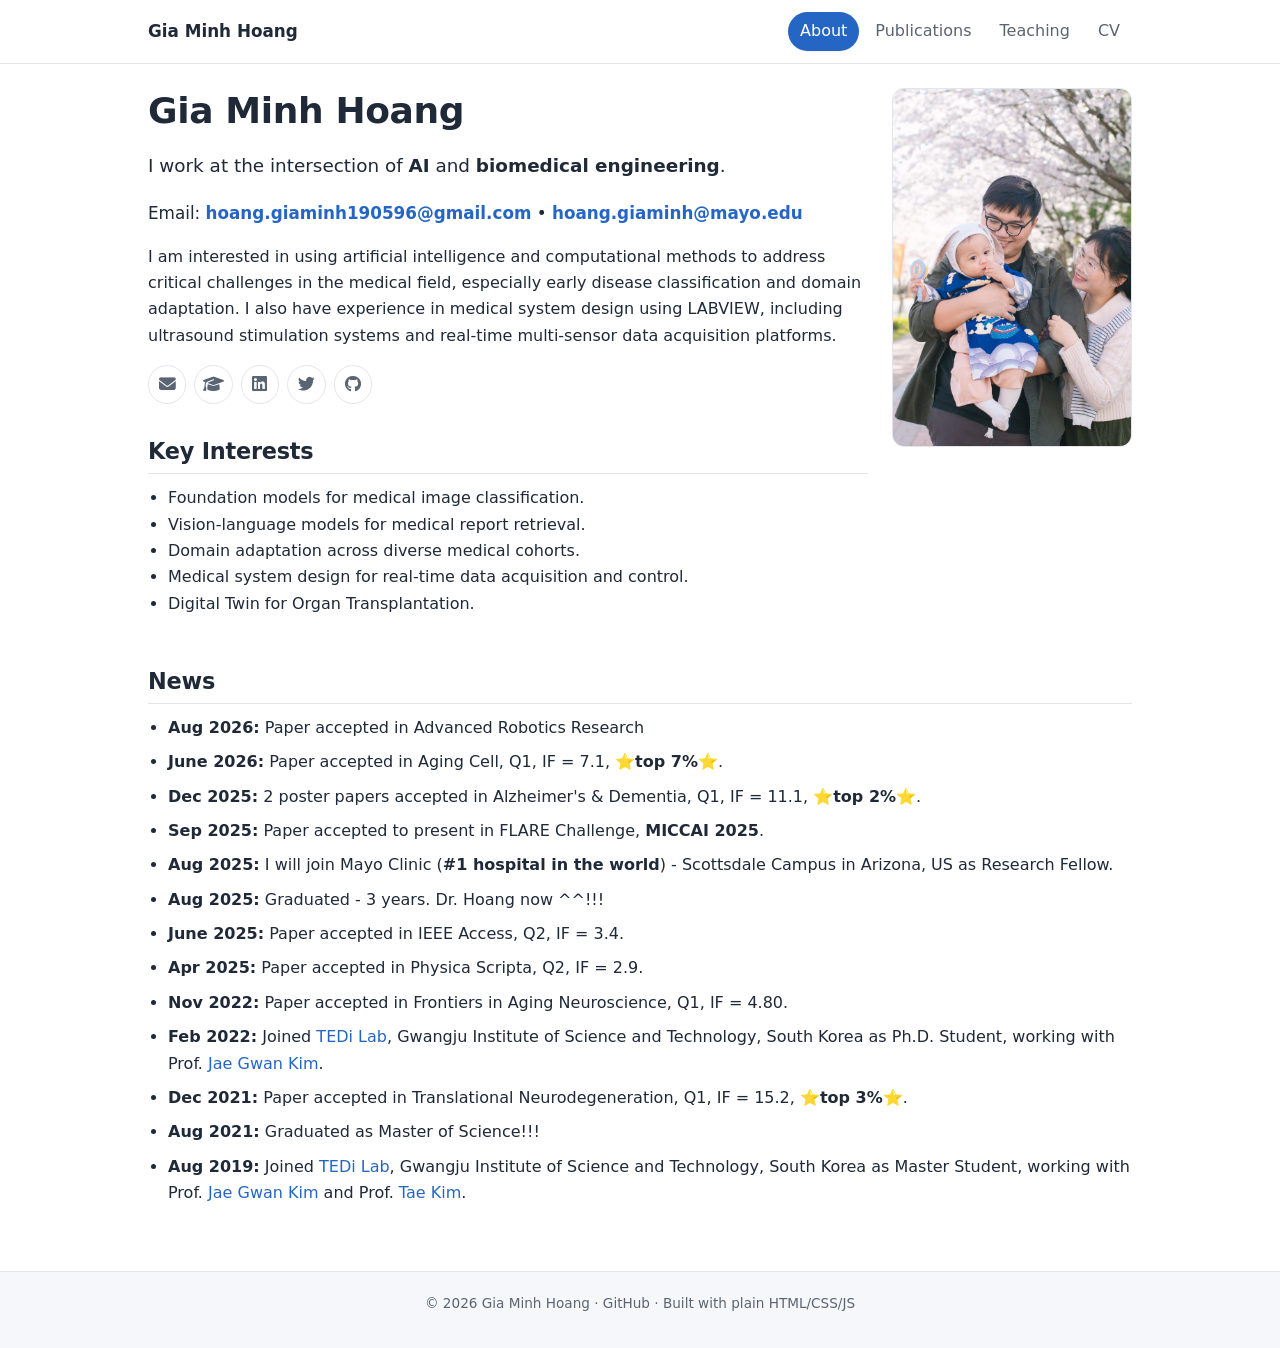
<file: index.html>
<!DOCTYPE html>
<html lang="en">
<head>
  <meta charset="UTF-8">
  <meta name="viewport" content="width=device-width, initial-scale=1.0">
  <title>About · Gia Minh Hoang</title>
  <meta name="description" content="Gia Minh Hoang — AI and biomedical engineering researcher.">
  <link rel="stylesheet" href="assets/css/style.css">
  <link rel="stylesheet" href="https://cdnjs.cloudflare.com/ajax/libs/font-awesome/6.5.2/css/all.min.css" integrity="sha512-SnH5WK+bZxgPHs44uWIX+LLJAJ9/2PkPKZ5QiAj6Ta86w+fsb2TkcmfRyVX3pBnMFcV7oQPJkl9QevSCWr3W6A==" crossorigin="anonymous" referrerpolicy="no-referrer">
</head>
<body>
  <header class="site-header">
    <div class="nav-inner">
      <a class="site-title" href="index.html">Gia Minh Hoang</a>
      <nav class="site-nav" aria-label="Primary navigation"></nav>
    </div>
  </header>

  <main>
    <section class="hero">
      <div class="hero-content">
        <h1>Gia Minh Hoang</h1>
        <p class="lead">I work at the intersection of <b>AI</b> and <b>biomedical engineering</b>.</p>
        <p class="contact-line">
          Email:
          <a href="mailto:hoang.giaminh190596@gmail.com"><b>hoang.giaminh190596@gmail.com</b></a>
          &bull;
          <a href="mailto:hoang.giaminh@mayo.edu"><b>hoang.giaminh@mayo.edu</b></a>
        </p>
        <p>
          I am interested in using artificial intelligence and computational methods to address critical
          challenges in the medical field, especially early disease classification and domain adaptation.
          I also have experience in medical system design using LABVIEW, including ultrasound stimulation
          systems and real-time multi-sensor data acquisition platforms.
        </p>

        <div class="icons">
          <a href="mailto:hoang.giaminh@mayo.edu" title="Email" aria-label="Email"><i class="fas fa-envelope"></i></a>
          <a href="https://scholar.google.com/citations?user=Lo1YsfcAAAAJ" title="Google Scholar" aria-label="Google Scholar"><i class="fas fa-graduation-cap"></i></a>
          <a href="https://www.linkedin.com/in/minh-hoang-gia/" title="LinkedIn" aria-label="LinkedIn"><i class="fab fa-linkedin"></i></a>
          <a href="https://x.com/giaminh9698" title="Twitter" aria-label="Twitter"><i class="fab fa-twitter"></i></a>
          <a href="https://github.com/giaminhgist" title="GitHub" aria-label="GitHub"><i class="fab fa-github"></i></a>
        </div>

        <h2>Key Interests</h2>
        <!-- EDIT: update or reorder your key interests here. -->
        <ul>
          <li>Foundation models for medical image classification.</li>
          <li>Vision-language models for medical report retrieval.</li>
          <li>Domain adaptation across diverse medical cohorts.</li>
          <li>Medical system design for real-time data acquisition and control.</li>
          <li>Digital Twin for Organ Transplantation.</li>
        </ul>
      </div>

      <div class="hero-photo">
        <!-- EDIT: replace this placeholder with your real profile photo. -->
        <img src="assets/images/profile-placeholder.jpg" alt="Gia Minh Hoang">
      </div>
    </section>

    <section>
      <h2>News</h2>
      <!-- EDIT: add the newest item at the top of this list. -->
      <ul class="news-list">
        <li><b>Aug 2026:</b> Paper accepted in Advanced Robotics Research</li>
        <li><b>June 2026:</b> Paper accepted in Aging Cell, Q1, IF = 7.1, ⭐<b>top 7%</b>⭐.</li>
        <li><b>Dec 2025:</b> 2 poster papers accepted in Alzheimer's &amp; Dementia, Q1, IF = 11.1, ⭐<b>top 2%</b>⭐.</li>
        <li><b>Sep 2025:</b> Paper accepted to present in FLARE Challenge, <b>MICCAI 2025</b>.</li>
        <li><b>Aug 2025:</b> I will join Mayo Clinic (<b>#1 hospital in the world</b>) - Scottsdale Campus in Arizona, US as Research Fellow.</li>
        <li><b>Aug 2025:</b> Graduated - 3 years. Dr. Hoang now ^^!!!</li>
        <li><b>June 2025:</b> Paper accepted in IEEE Access, Q2, IF = 3.4.</li>
        <li><b>Apr 2025:</b> Paper accepted in Physica Scripta, Q2, IF = 2.9.</li>
        <li><b>Nov 2022:</b> Paper accepted in Frontiers in Aging Neuroscience, Q1, IF = 4.80.</li>
        <li><b>Feb 2022:</b> Joined <a href="https://bmse.gist.ac.kr/biophotonics/" target="_blank" rel="noopener">TEDi Lab</a>, Gwangju Institute of Science and Technology, South Korea as Ph.D. Student, working with Prof. <a href="http://bmse.gist.ac.kr/prog/gsPerson/bmseeng/P/P0000339/sub03_01_01_01/view.do" target="_blank" rel="noopener">Jae Gwan Kim</a>.</li>
        <li><b>Dec 2021:</b> Paper accepted in Translational Neurodegeneration, Q1, IF = 15.2, ⭐<b>top 3%</b>⭐.</li>
        <li><b>Aug 2021:</b> Graduated as Master of Science!!!</li>
        <li><b>Aug 2019:</b> Joined <a href="https://bmse.gist.ac.kr/biophotonics/" target="_blank" rel="noopener">TEDi Lab</a>, Gwangju Institute of Science and Technology, South Korea as Master Student, working with Prof. <a href="http://bmse.gist.ac.kr/prog/gsPerson/bmseeng/P/P0000339/sub03_01_01_01/view.do" target="_blank" rel="noopener">Jae Gwan Kim</a> and Prof. <a href="http://bmse.gist.ac.kr/prog/gsPerson/bmseeng/P/P0000340/sub03_01_01_01/view.do" target="_blank" rel="noopener">Tae Kim</a>.</li>
      </ul>
    </section>
  </main>

  <footer class="site-footer"></footer>
  <script src="assets/js/main.js"></script>
</body>
</html>
</file>
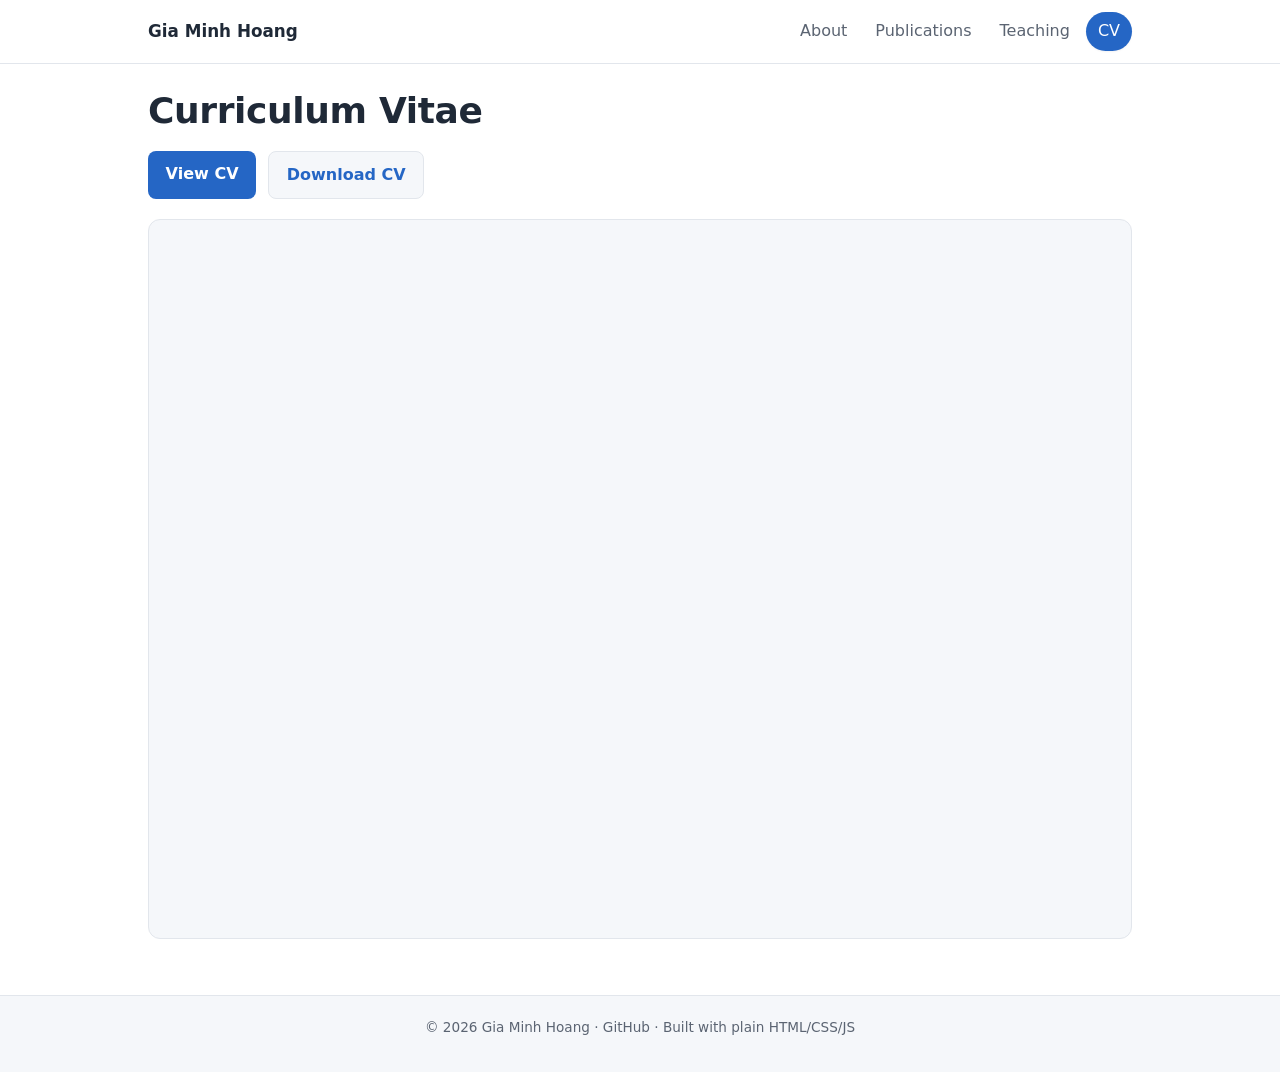
<file: cv.html>
<!DOCTYPE html>
<html lang="en">
<head>
  <meta charset="UTF-8">
  <meta name="viewport" content="width=device-width, initial-scale=1.0">
  <title>CV · Gia Minh Hoang</title>
  <meta name="description" content="Curriculum Vitae of Gia Minh Hoang.">
  <link rel="stylesheet" href="assets/css/style.css">
</head>
<body>
  <header class="site-header">
    <div class="nav-inner">
      <a class="site-title" href="index.html">Gia Minh Hoang</a>
      <nav class="site-nav" aria-label="Primary navigation"></nav>
    </div>
  </header>

  <main>
    <h1>Curriculum Vitae</h1>
    <div class="cv-actions">
      <a class="btn" href="assets/files/CV.pdf" target="_blank" rel="noopener">View CV</a>
      <a class="btn secondary" href="assets/files/CV.pdf" download>Download CV</a>
    </div>

    <!-- EDIT: replace assets/files/CV.pdf with your latest CV. -->
    <iframe class="cv-frame" src="assets/files/CV.pdf" title="Curriculum Vitae of Gia Minh Hoang"></iframe>
  </main>

  <footer class="site-footer"></footer>
  <script src="assets/js/main.js"></script>
</body>
</html>
</file>
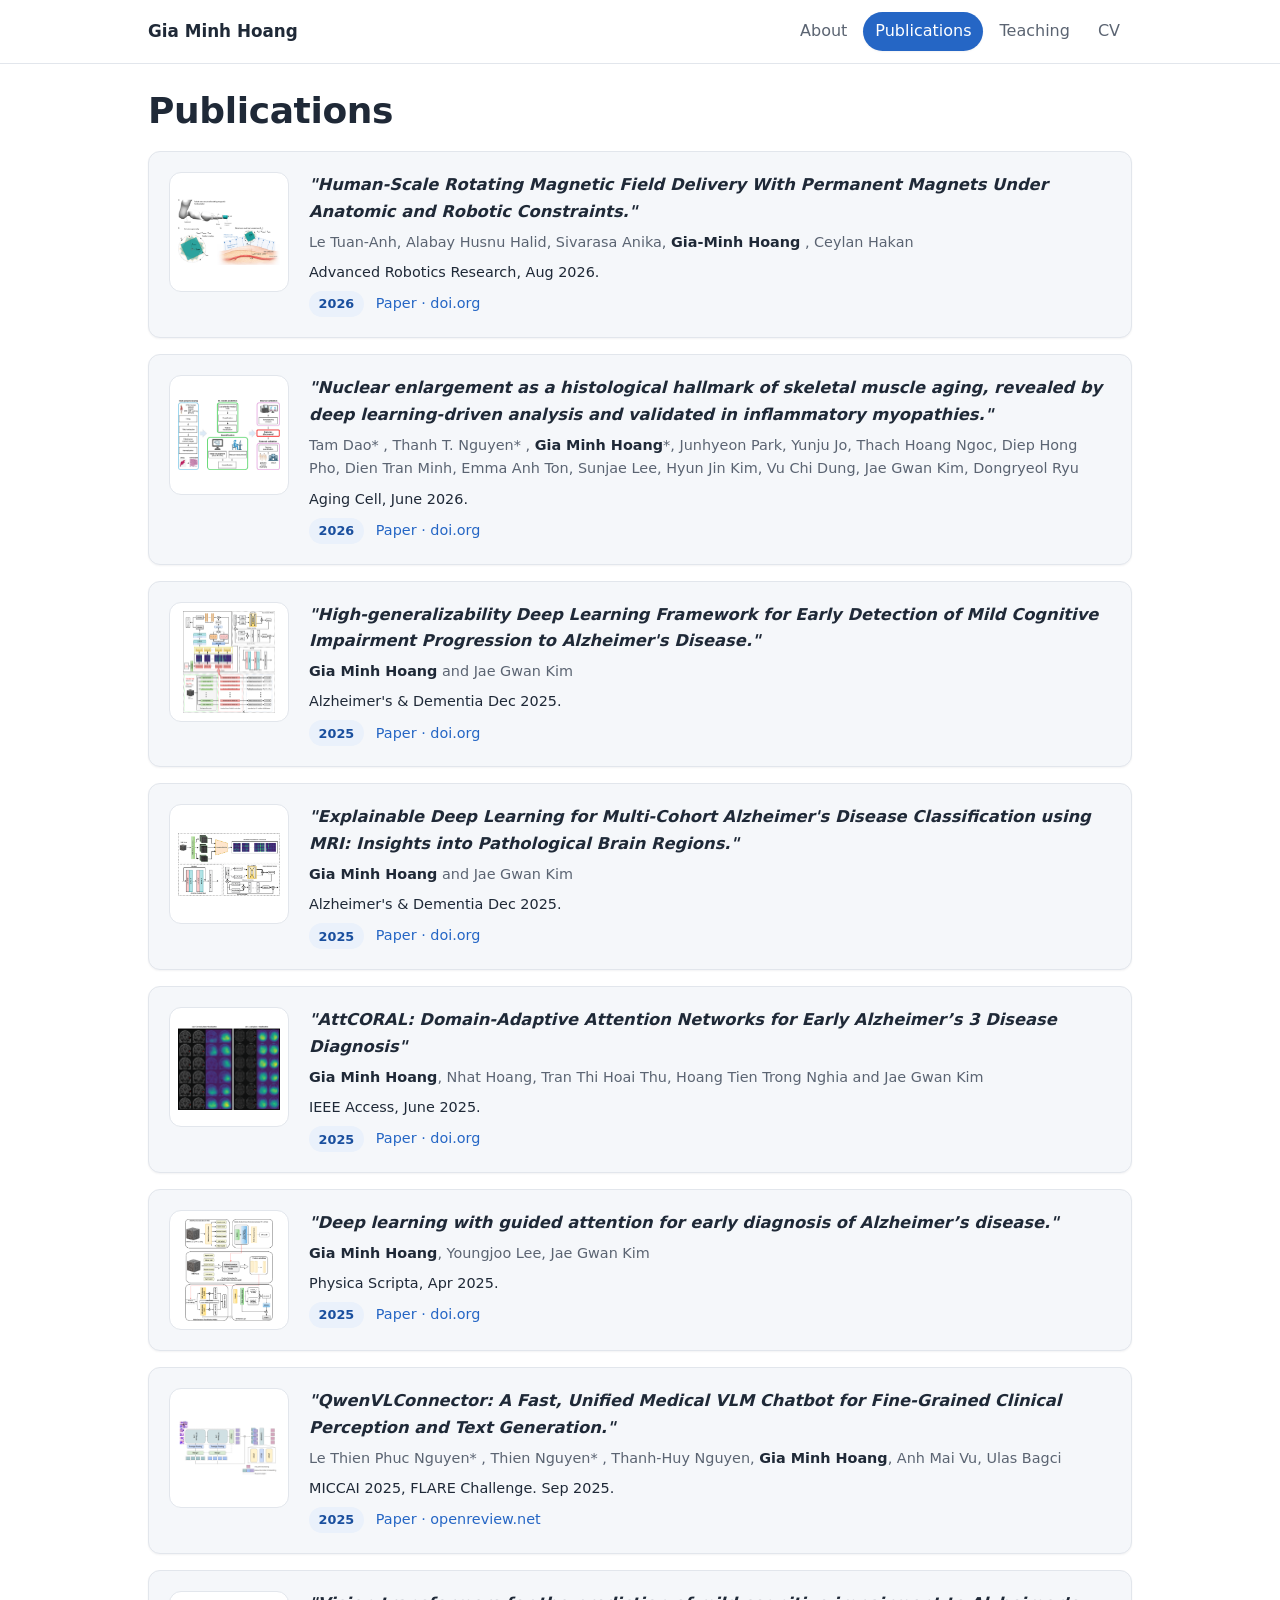
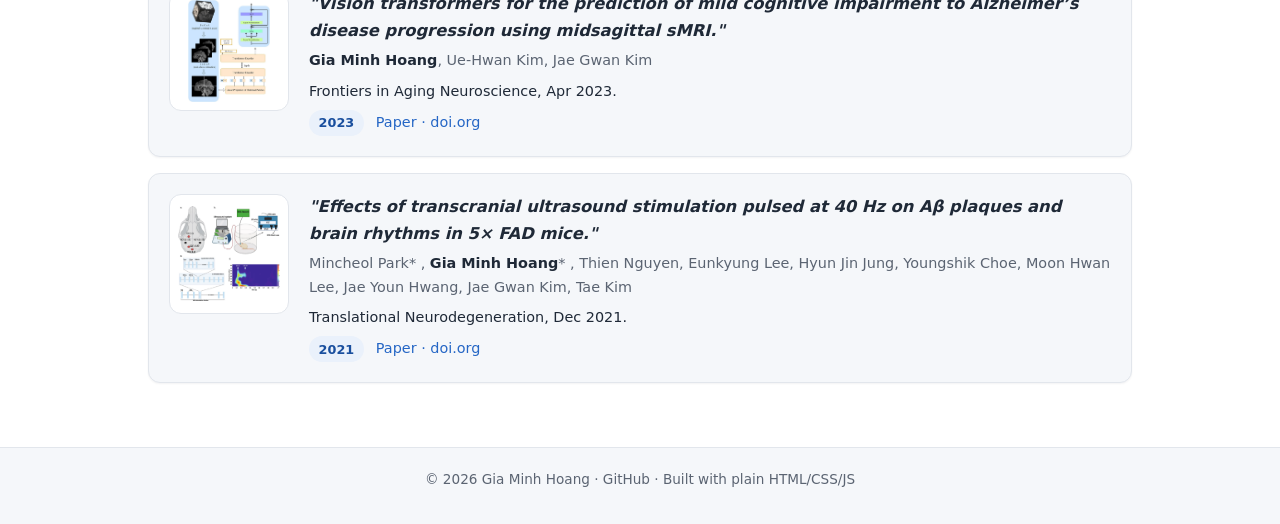
<file: publications.html>
<!DOCTYPE html>
<html lang="en">
<head>
  <meta charset="UTF-8">
  <meta name="viewport" content="width=device-width, initial-scale=1.0">
  <title>Publications · Gia Minh Hoang</title>
  <meta name="description" content="Publications by Gia Minh Hoang.">
  <link rel="stylesheet" href="assets/css/style.css">
</head>
<body>
  <header class="site-header">
    <div class="nav-inner">
      <a class="site-title" href="index.html">Gia Minh Hoang</a>
      <nav class="site-nav" aria-label="Primary navigation"></nav>
    </div>
  </header>

  <main>
    <h1>Publications</h1>

    <!-- main.js fills this container with publication cards. -->
    <div id="publications-list">
      <p id="publications-loading">Loading publications&hellip;</p>
    </div>
  </main>

  <footer class="site-footer"></footer>
  <script src="assets/js/main.js"></script>
</body>
</html>
</file>
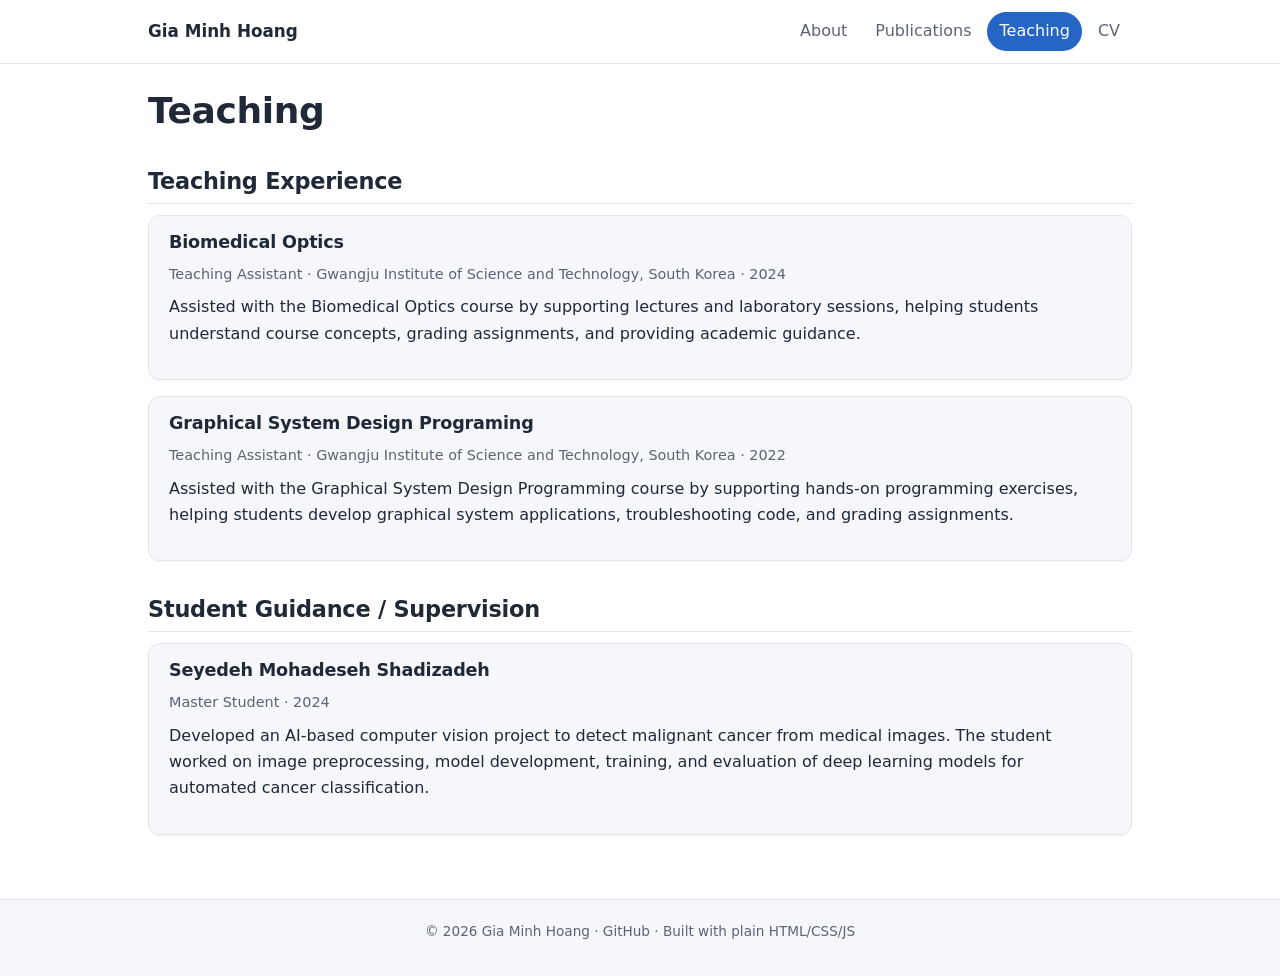
<file: teaching.html>
<!DOCTYPE html>
<html lang="en">
<head>
  <meta charset="UTF-8">
  <meta name="viewport" content="width=device-width, initial-scale=1.0">
  <title>Teaching · Gia Minh Hoang</title>
  <meta name="description" content="Teaching experience and supervision by Gia Minh Hoang.">
  <link rel="stylesheet" href="assets/css/style.css">
</head>
<body>
  <header class="site-header">
    <div class="nav-inner">
      <a class="site-title" href="index.html">Gia Minh Hoang</a>
      <nav class="site-nav" aria-label="Primary navigation"></nav>
    </div>
  </header>

  <main>
    <h1>Teaching</h1>

    <section>
      <h2>Teaching Experience</h2>
      <div class="card">
        <h3>Biomedical Optics</h3>
        <p class="meta">Teaching Assistant &middot; Gwangju Institute of Science and Technology, South Korea &middot; 2024</p>
        <p class="description">Assisted with the Biomedical Optics course by supporting lectures and laboratory sessions, helping students understand course concepts, grading assignments, and providing academic guidance.</p>
      </div>
      <div class="card">
        <h3>Graphical System Design Programing</h3>
        <p class="meta">Teaching Assistant &middot; Gwangju Institute of Science and Technology, South Korea &middot; 2022</p>
        <p class="description">Assisted with the Graphical System Design Programming course by supporting hands-on programming exercises, helping students develop graphical system applications, troubleshooting code, and grading assignments.</p>
      </div>
    </section>

    <section>
      <h2>Student Guidance / Supervision</h2>

      <div class="card">
        <h3>Seyedeh Mohadeseh Shadizadeh</h3>
        <p class="meta">Master Student &middot; 2024</p>
        <p class="description">Developed an AI-based computer vision project to detect malignant cancer from medical images. The student worked on image preprocessing, model development, training, and evaluation of deep learning models for automated cancer classification.</p>
      </div>
    </section>

    <!--<section>  -->
      <!--<h2>Upcoming Classes / Schedule</h2>-->
      <!-- EDIT: add your upcoming teaching schedule here. -->
      <!--<div class="card">-->
        <!--<h3>Upcoming course title</h3>-->
        <!--<p class="meta">Term / dates</p>-->
        <!--<p class="description">Description or schedule details.</p>-->
      <!--</div>-->
    <!--</section>-->
  </main>

  <footer class="site-footer"></footer>
  <script src="assets/js/main.js"></script>
</body>
</html>
</file>
<file: assets/css/style.css>
/* ==========================================================================
   Gia Minh Hoang — Personal Academic Website
   Shared stylesheet. Edit colors/typography here to restyle the whole site.
   ========================================================================== */

:root {
  --bg: #ffffff;
  --surface: #f5f7fa;
  --text: #1f2937;
  --text-muted: #5b6472;
  --accent: #2566c5;
  --accent-strong: #1a4f9e;
  --accent-soft: #eaf1fb;
  --border: #e2e6ec;
  --max-width: 1024px;
  --radius: 12px;
  --shadow-sm: 0 1px 2px rgba(16, 24, 40, 0.05);
  --shadow-md: 0 6px 16px rgba(16, 24, 40, 0.08);
  --transition: 0.18s ease;
}

* {
  box-sizing: border-box;
}

html {
  scroll-behavior: smooth;
}

body {
  margin: 0;
  font-family: system-ui, -apple-system, BlinkMacSystemFont, "Segoe UI", Roboto,
    Helvetica, Arial, sans-serif;
  color: var(--text);
  background: var(--bg);
  line-height: 1.65;
  font-size: 16px;
}

a {
  color: var(--accent);
  text-decoration: none;
  transition: color var(--transition);
}

a:hover {
  color: var(--accent-strong);
  text-decoration: underline;
}

h1,
h2,
h3,
h4 {
  line-height: 1.25;
  margin: 0 0 0.5em;
  color: var(--text);
  letter-spacing: -0.01em;
}

h1 {
  font-size: 2.25rem;
}

h2 {
  font-size: 1.4rem;
  margin-top: 1.5em;
  padding-bottom: 0.35em;
  border-bottom: 1px solid var(--border);
}

h3 {
  font-size: 1.1rem;
}

p {
  margin: 0 0 1em;
}

ul {
  margin: 0 0 1em;
  padding-left: 1.25em;
}

/* ---------- Header / navigation ---------- */
.site-header {
  position: sticky;
  top: 0;
  z-index: 10;
  background: var(--bg);
  border-bottom: 1px solid var(--border);
}

.nav-inner {
  max-width: var(--max-width);
  margin: 0 auto;
  padding: 0.75rem 1.25rem;
  display: flex;
  flex-wrap: wrap;
  align-items: center;
  justify-content: space-between;
  gap: 0.5rem;
}

.site-title {
  font-weight: 700;
  font-size: 1.05rem;
  color: var(--text);
}

.site-title:hover {
  text-decoration: none;
  color: var(--accent);
}

.site-nav {
  display: flex;
  flex-wrap: wrap;
  gap: 0.25rem;
}

.site-nav a {
  padding: 0.4rem 0.75rem;
  border-radius: 999px;
  color: var(--text-muted);
  font-weight: 500;
  transition: color var(--transition), background-color var(--transition),
    box-shadow var(--transition);
}

.site-nav a:hover {
  background: var(--surface);
  color: var(--text);
  text-decoration: none;
}

.site-nav a.active {
  background: var(--accent);
  color: #fff;
  box-shadow: var(--shadow-sm);
}

/* ---------- Layout ---------- */
main {
  max-width: var(--max-width);
  margin: 0 auto;
  padding: 1.5rem 1.25rem 3rem;
}

/* ---------- Hero (About) ---------- */
.hero {
  display: flex;
  flex-wrap: wrap;
  gap: 1.5rem;
  align-items: flex-start;
}

.hero-content {
  flex: 1 1 320px;
  min-width: 0;
}

.hero-content .lead {
  font-size: 1.15rem;
}

.hero-photo {
  flex: 0 0 240px;
}

.hero-photo img {
  width: 100%;
  max-width: 240px;
  border-radius: var(--radius);
  border: 1px solid var(--border);
  display: block;
}

.contact-line {
  margin: 0.25rem 0 1rem;
  font-size: 1.05rem;
}

.icons {
  display: flex;
  flex-wrap: wrap;
  gap: 0.5rem;
  margin: 0 0 1rem;
}

.icons a {
  display: inline-flex;
  align-items: center;
  justify-content: center;
  width: 2.4rem;
  height: 2.4rem;
  border-radius: 999px;
  border: 1px solid var(--border);
  background: var(--bg);
  color: var(--text-muted);
  font-size: 1.05rem;
  transition: color var(--transition), background-color var(--transition),
    border-color var(--transition), transform var(--transition);
}

.icons a:hover {
  color: #fff;
  background: var(--accent);
  border-color: var(--accent);
  text-decoration: none;
  transform: translateY(-2px);
}

.icons a:focus-visible {
  outline: 2px solid var(--accent);
  outline-offset: 2px;
}

/* ---------- Cards / lists ---------- */
.card {
  background: var(--surface);
  border: 1px solid var(--border);
  border-radius: var(--radius);
  padding: 1rem 1.25rem;
  margin-bottom: 1rem;
  box-shadow: var(--shadow-sm);
  transition: box-shadow var(--transition), transform var(--transition);
}

.card:hover {
  box-shadow: var(--shadow-md);
  transform: translateY(-2px);
}

.card h3 {
  margin-top: 0;
}

.meta {
  color: var(--text-muted);
  font-size: 0.9rem;
  margin-bottom: 0.5rem;
}

.entry {
  margin-bottom: 1.5rem;
}

.entry .title {
  font-weight: 600;
}

.entry .description {
  margin: 0.25rem 0;
  color: var(--text-muted);
}

.news-list li {
  margin-bottom: 0.5rem;
}

.news-list b {
  color: var(--text);
}

/* ---------- Publications ---------- */
.pub-card {
  display: flex;
  gap: 1.25rem;
  padding: 1.25rem;
}

.pub-thumb {
  flex: 0 0 120px;
  align-self: flex-start;
}

.pub-thumb a {
  display: block;
}

.pub-thumb img {
  display: block;
  width: 120px;
  height: 120px;
  max-width: 100%;
  aspect-ratio: 1 / 1;
  object-fit: contain;
  border-radius: var(--radius);
  border: 1px solid var(--border);
  background: #fff;
  padding: 0.5rem;
}

.pub-body {
  flex: 1;
  min-width: 0;
}

.pub-title {
  font-weight: 600;
  font-size: 1.02rem;
  margin: 0 0 0.3rem;
}

.pub-authors {
  color: var(--text-muted);
  font-size: 0.9rem;
  margin: 0 0 0.4rem;
}

.pub-authors b {
  color: var(--text);
}

.pub-venue {
  font-size: 0.9rem;
  margin: 0 0 0.4rem;
  color: var(--text);
}

.pub-meta {
  display: flex;
  flex-wrap: wrap;
  align-items: center;
  gap: 0.75rem;
  margin-top: 0.25rem;
}

.pub-year {
  font-size: 0.8rem;
  font-weight: 600;
  color: var(--accent-strong);
  background: #eaf1fb;
  border-radius: 999px;
  padding: 0.15rem 0.6rem;
}

.pub-link {
  font-size: 0.9rem;
}

#publications-loading,
#publications-error {
  padding: 2rem;
  text-align: center;
  color: var(--text-muted);
}

/* ---------- CV ---------- */
.cv-actions {
  display: flex;
  flex-wrap: wrap;
  gap: 0.75rem;
  margin-bottom: 1.25rem;
}

.btn {
  display: inline-block;
  background: var(--accent);
  color: #fff;
  padding: 0.6rem 1.1rem;
  border-radius: 8px;
  font-weight: 600;
  transition: background var(--transition), transform var(--transition), box-shadow var(--transition);
}

.btn:hover {
  background: var(--accent-strong);
  text-decoration: none;
  color: #fff;
  transform: translateY(-1px);
  box-shadow: var(--shadow-sm);
}

.btn.secondary {
  background: var(--surface);
  color: var(--accent);
  border: 1px solid var(--border);
}

.btn.secondary:hover {
  background: var(--border);
}

.cv-frame {
  width: 100%;
  height: 80vh;
  min-height: 480px;
  border: 1px solid var(--border);
  border-radius: var(--radius);
  background: var(--surface);
}

/* ---------- Footer ---------- */
.site-footer {
  border-top: 1px solid var(--border);
  background: var(--surface);
  color: var(--text-muted);
  font-size: 0.85rem;
  text-align: center;
  padding: 1.25rem;
}

.site-footer a {
  color: var(--text-muted);
}

/* ---------- Responsive ---------- */
@media (max-width: 640px) {
  .nav-inner {
    flex-direction: column;
    align-items: flex-start;
  }

  .hero {
    flex-direction: column-reverse;
  }

  .hero-photo {
    flex: 0 0 auto;
    align-self: center;
  }

  .pub-card {
    flex-direction: column;
  }

  .pub-thumb {
    flex: 0 0 auto;
    width: 100%;
  }

  .pub-thumb img {
    width: 100%;
    height: auto;
    max-height: 220px;
    object-fit: contain;
    aspect-ratio: auto;
  }
}
</file>
